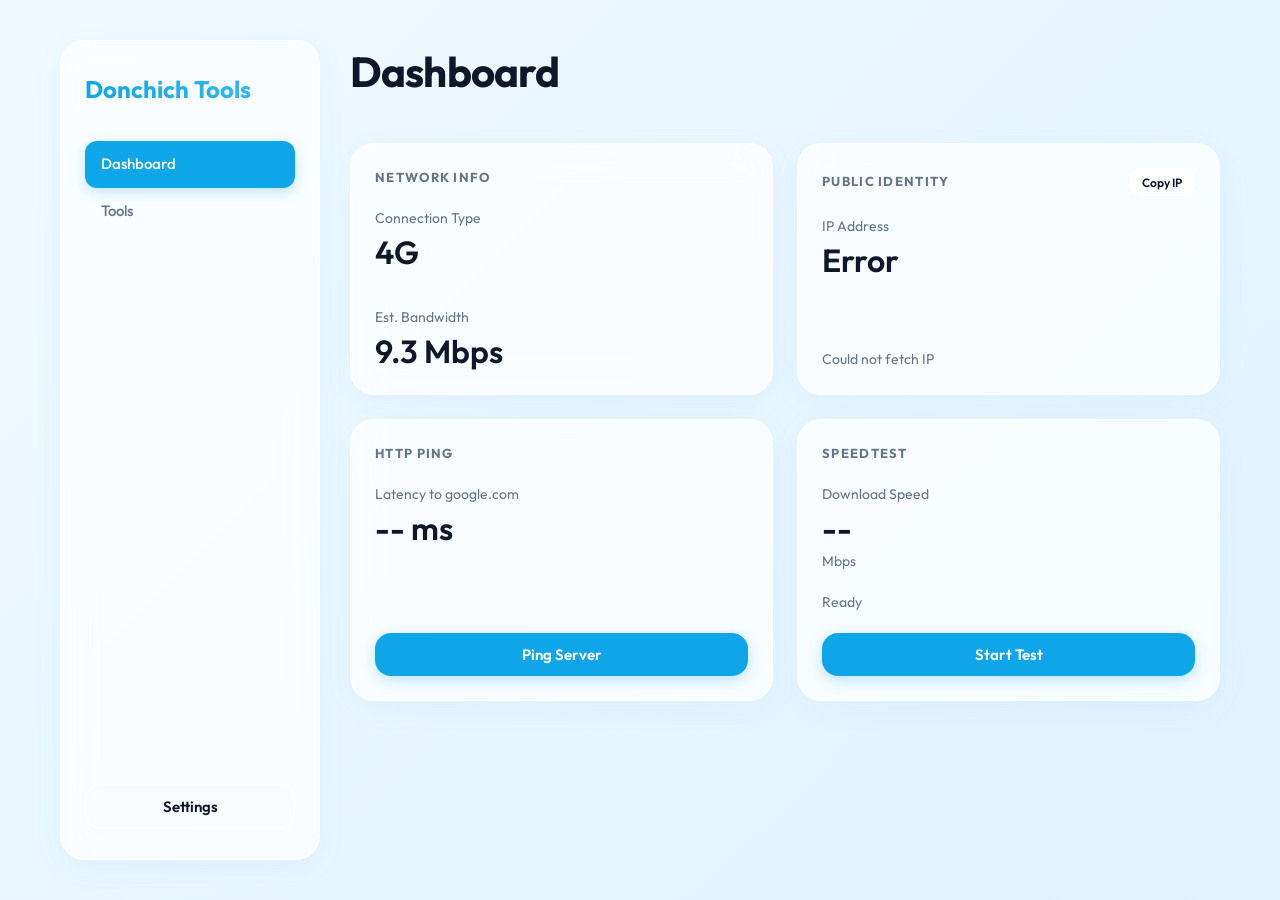
<file: index.html>
<!DOCTYPE html>
<html lang="en">

<head>
    <meta charset="UTF-8">
    <meta name="viewport" content="width=device-width, initial-scale=1.0">
    <title>DNT: Dashboard</title>
    <link rel="icon" type="image/svg+xml" href="public/favicon.svg">
    <link rel="stylesheet" href="css/style.css">
</head>

<body>
    <div class="container">
        <!-- Sidebar -->
        <aside class="sidebar">
            <h2>Donchich Tools</h2>
            <nav>
                <a href="index.html" class="nav-link active">Dashboard</a>
                <a href="tools.html" class="nav-link">Tools</a>
            </nav>
            <div style="margin-top: auto;">
                <button class="btn-outline" style="width: 100%;" id="openSettingsBtn">Settings</button>
            </div>
        </aside>

        <!-- Main Content -->
        <main class="main-content">
            <header class="header">
                <h1>Dashboard</h1>
            </header>

            <div class="grid">
                <!-- Network Info Card -->
                <div class="card">
                    <span class="card-title">Network Info</span>
                    <div class="stat-block">
                        <span class="text-muted" id="netTypeLabel">Connection Type</span>
                        <span class="stat-value" id="netTypeVal">--</span>
                    </div>
                    <div class="stat-block" style="margin-top: 16px;">
                        <span class="text-muted" id="netBandwidthLabel">Est. Bandwidth</span>
                        <span class="stat-value" id="netBandwidthVal">--</span>
                    </div>
                </div>

                <!-- Public IP Card -->
                <div class="card">
                    <div style="display: flex; justify-content: space-between; align-items: center;">
                        <span class="card-title">Public Identity</span>
                        <button class="btn-secondary" id="copyIpBtn"
                            style="height: 28px; padding: 0 12px; font-size: 12px;">Copy IP</button>
                    </div>
                    <div class="stat-block">
                        <span class="text-muted">IP Address</span>
                        <span class="stat-value" id="ipAddressVal">Loading...</span>
                    </div>
                    <div class="text-muted" style="margin-top: auto;" id="ipLocationVal">
                        --
                    </div>
                </div>

                <!-- HTTP Ping Card -->
                <div class="card">
                    <span class="card-title">HTTP Ping</span>
                    <div class="stat-block">
                        <span class="text-muted">Latency to <span id="pingHostLabel">google.com</span></span>
                        <span class="stat-value" id="pingVal">-- ms</span>
                    </div>
                    <button class="btn-primary" id="pingBtn" style="margin-top: auto;">Ping Server</button>
                </div>

                <!-- Speedtest Card -->
                <div class="card">
                    <span class="card-title">Speedtest</span>
                    <div class="stat-block">
                        <span class="text-muted">Download Speed</span>
                        <span class="stat-value" id="speedVal">--</span>
                        <span class="text-muted" id="speedUnitVal">Mbps</span>
                    </div>
                    <div class="text-muted" id="speedtestStatus">Ready</div>
                    <button class="btn-primary" id="speedtestBtn" style="margin-top: auto;">Start Test</button>
                </div>
            </div>
        </main>
    </div>

    <!-- Settings Modal -->
    <div class="modal-overlay" id="settingsModal">
        <div class="modal">
            <div class="modal-header">
                <h3>Settings</h3>
                <button class="btn-icon" id="closeSettingsBtn">✕</button>
            </div>
            <div class="modal-body">
                <div class="form-group">
                    <label class="form-label">Speed Units</label>
                    <select id="settingSpeedUnit">
                        <option value="Mbps">Mbps (Megabits per second)</option>
                        <option value="MB/s">MB/s (Megabytes per second)</option>
                        <option value="Kbps">Kbps (Kilobits per second)</option>
                        <option value="Gbps">Gbps (Gigabits per second)</option>
                    </select>
                </div>
                <div class="form-group">
                    <label class="form-label">Test Payload Size</label>
                    <select id="settingPayloadSize">
                        <option value="10">Small (10 MB)</option>
                        <option value="50">Medium (50 MB)</option>
                        <option value="100">Large (100 MB)</option>
                    </select>
                </div>
                <div class="form-group">
                    <label class="form-label">Default Ping Host</label>
                    <input type="text" id="settingPingHost" placeholder="e.g. google.com">
                </div>
                <div class="form-group">
                    <label class="form-label">Port Scan Timeout (Seconds)</label>
                    <div class="slider-container">
                        <input type="range" class="slider" id="settingPortTimeout" min="1" max="5" value="2">
                        <span id="portTimeoutValDisplay">2s</span>
                    </div>
                </div>
                <div class="form-group">
                    <label class="form-label">Theme</label>
                    <select id="settingTheme">
                        <option value="system">System</option>
                        <option value="light">Light</option>
                        <option value="dark">Dark</option>
                    </select>
                </div>
            </div>
            <div class="modal-footer">
                <button class="btn-secondary" id="cancelSettingsBtn">Cancel</button>
                <button class="btn-primary" id="saveSettingsBtn">Save Changes</button>
            </div>
        </div>
    </div>

    <script src="js/index.js"></script>
</body>

</html>
</file>
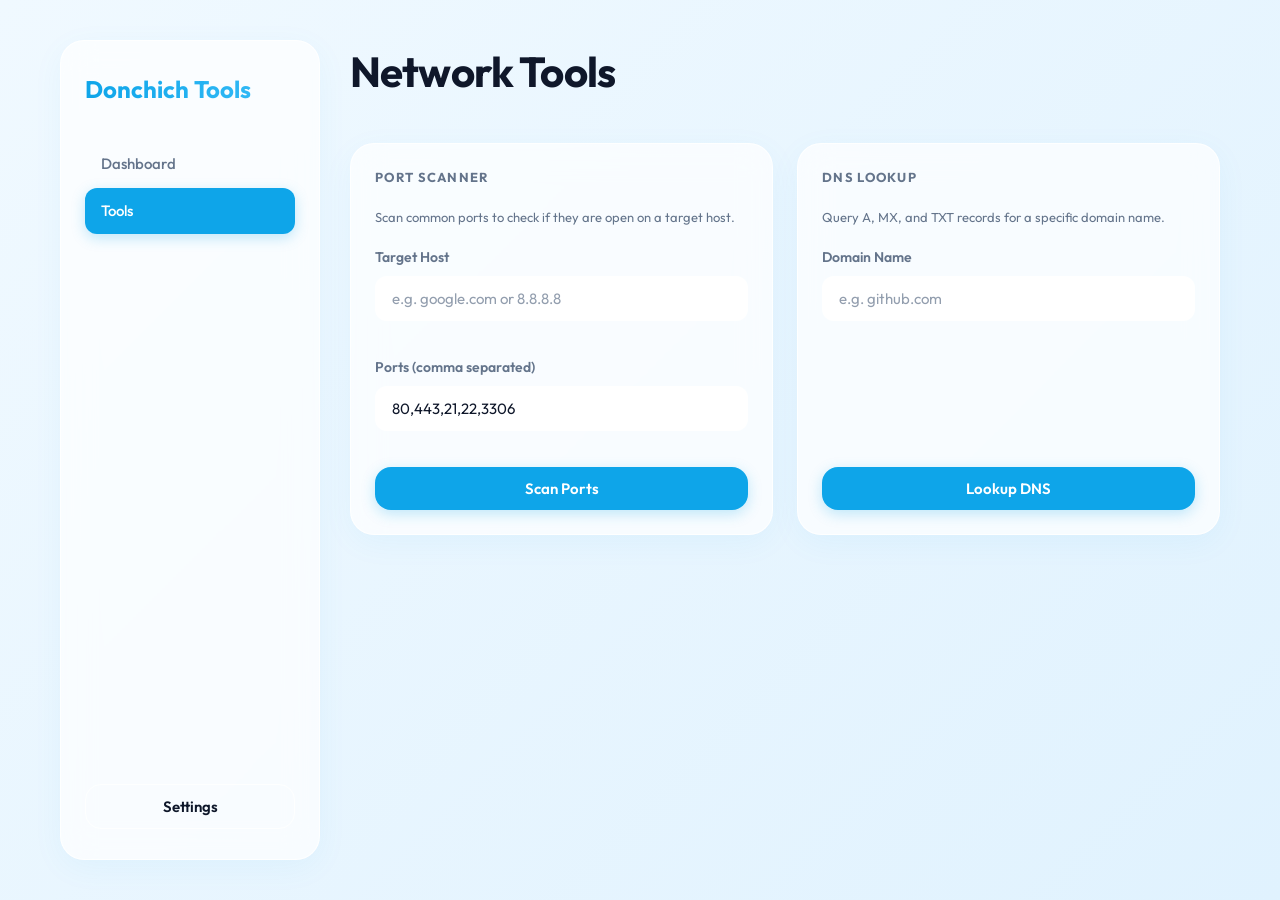
<file: tools.html>
<!DOCTYPE html>
<html lang="en">

<head>
    <meta charset="UTF-8">
    <meta name="viewport" content="width=device-width, initial-scale=1.0">
    <title>DNT: Tools</title>
    <link rel="icon" type="image/svg+xml" href="public/favicon.svg">
    <link rel="stylesheet" href="css/style.css">
</head>

<body>
    <div class="container">
        <!-- Sidebar -->
        <aside class="sidebar">
            <h2>Donchich Tools</h2>
            <nav>
                <a href="index.html" class="nav-link">Dashboard</a>
                <a href="tools.html" class="nav-link active">Tools</a>
            </nav>
            <div style="margin-top: auto;">
                <button class="btn-outline" style="width: 100%;" id="openSettingsBtn">Settings</button>
            </div>
        </aside>

        <!-- Main Content -->
        <main class="main-content">
            <header class="header">
                <h1>Network Tools</h1>
            </header>

            <div class="grid">
                <!-- Port Scanner Card -->
                <div class="card" style="grid-column: span 1;">
                    <span class="card-title">Port Scanner</span>
                    <p class="text-muted" style="font-size: 13px;">Scan common ports to check if they are open on a
                        target host.</p>

                    <div class="form-group">
                        <label class="form-label">Target Host</label>
                        <input type="text" id="portHostInput" placeholder="e.g. google.com or 8.8.8.8">
                    </div>

                    <div class="form-group">
                        <label class="form-label">Ports (comma separated)</label>
                        <input type="text" id="portListInput" value="80,443,21,22,3306" placeholder="80, 443...">
                    </div>

                    <button class="btn-primary" id="scanPortsBtn">Scan Ports</button>

                    <div class="result-box d-none" id="portResultBox"></div>
                </div>

                <!-- DNS Lookup Card -->
                <div class="card" style="grid-column: span 1;">
                    <span class="card-title">DNS Lookup</span>
                    <p class="text-muted" style="font-size: 13px;">Query A, MX, and TXT records for a specific domain
                        name.</p>

                    <div class="form-group">
                        <label class="form-label">Domain Name</label>
                        <input type="text" id="dnsHostInput" placeholder="e.g. github.com">
                    </div>

                    <button class="btn-primary" id="scanDnsBtn" style="margin-top: auto;">Lookup DNS</button>

                    <div class="result-box d-none" id="dnsResultBox"></div>
                </div>
            </div>
        </main>
    </div>

    <!-- Settings Modal -->
    <div class="modal-overlay" id="settingsModal">
        <div class="modal">
            <div class="modal-header">
                <h3>Settings</h3>
                <button class="btn-icon" id="closeSettingsBtn">✕</button>
            </div>
            <div class="modal-body">
                <div class="form-group">
                    <label class="form-label">Speed Units</label>
                    <select id="settingSpeedUnit">
                        <option value="Mbps">Mbps (Megabits per second)</option>
                        <option value="MB/s">MB/s (Megabytes per second)</option>
                        <option value="Kbps">Kbps (Kilobits per second)</option>
                        <option value="Gbps">Gbps (Gigabits per second)</option>
                    </select>
                </div>
                <div class="form-group">
                    <label class="form-label">Test Payload Size</label>
                    <select id="settingPayloadSize">
                        <option value="10">Small (10 MB)</option>
                        <option value="50">Medium (50 MB)</option>
                        <option value="100">Large (100 MB)</option>
                    </select>
                </div>
                <div class="form-group">
                    <label class="form-label">Default Ping Host</label>
                    <input type="text" id="settingPingHost" placeholder="e.g. google.com">
                </div>
                <div class="form-group">
                    <label class="form-label">Port Scan Timeout (Seconds)</label>
                    <div class="slider-container">
                        <input type="range" class="slider" id="settingPortTimeout" min="1" max="5" value="2">
                        <span id="portTimeoutValDisplay">2s</span>
                    </div>
                </div>
                <div class="form-group">
                    <label class="form-label">Theme</label>
                    <select id="settingTheme">
                        <option value="system">System</option>
                        <option value="light">Light</option>
                        <option value="dark">Dark</option>
                    </select>
                </div>
            </div>
            <div class="modal-footer">
                <button class="btn-secondary" id="cancelSettingsBtn">Cancel</button>
                <button class="btn-primary" id="saveSettingsBtn">Save Changes</button>
            </div>
        </div>
    </div>

    <script src="js/tools.js"></script>
</body>

</html>
</file>
<file: css/style.css>
@import url('https://fonts.googleapis.com/css2?family=Outfit:wght@300;400;500;600;700&display=swap');

:root {
  /* Dynamic Modern Theme Variables - Fresh Blue & White */
  --bg-gradient: linear-gradient(135deg, #f0f9ff 0%, #e0f2fe 100%);
  --surface: rgba(255, 255, 255, 0.7);
  --surface-hover: rgba(255, 255, 255, 0.95);
  --border: rgba(255, 255, 255, 0.8);
  --text-main: #0f172a;
  --text-muted: #64748b;
  --primary: #0ea5e9;
  --primary-hover: #0284c7;
  --accent: #38bdf8;
  --shadow-card: 0 8px 32px rgba(14, 165, 233, 0.05);
  --shadow-btn: 0 4px 14px rgba(14, 165, 233, 0.25);
  --radius-xl: 24px;
  --radius-lg: 16px;
  --radius-md: 12px;
  --radius-sm: 8px;
  --transition: all 0.3s cubic-bezier(0.25, 0.8, 0.25, 1);
  --font-main: 'Outfit', sans-serif;
}

body.dark-theme {
  --bg-gradient: linear-gradient(135deg, #020617 0%, #0f172a 100%);
  --surface: rgba(15, 23, 42, 0.6);
  --surface-hover: rgba(30, 41, 59, 0.8);
  --border: rgba(255, 255, 255, 0.1);
  --text-main: #f8fafc;
  --text-muted: #94a3b8;
  --primary: #38bdf8;
  --primary-hover: #7dd3fc;
  --shadow-card: 0 8px 32px rgba(0, 0, 0, 0.4);
  --shadow-btn: 0 4px 14px rgba(56, 189, 248, 0.2);
}

* { box-sizing: border-box; margin: 0; padding: 0; }

body {
  font-family: var(--font-main);
  background: var(--bg-gradient);
  color: var(--text-main);
  font-size: 15px;
  line-height: 1.5;
  min-height: 100vh;
  -webkit-font-smoothing: antialiased;
  background-attachment: fixed;
  transition: background 0.3s ease, color 0.3s ease;
}

/* Glassmorphism utilities */
.glass, .card, .sidebar, .modal {
  background: var(--surface);
  backdrop-filter: blur(16px);
  -webkit-backdrop-filter: blur(16px);
  border: 1px solid var(--border);
  box-shadow: var(--shadow-card);
}

.container {
  max-width: 1200px;
  margin: 0 auto;
  padding: 40px 20px;
  display: flex;
  gap: 30px;
  min-height: 100vh;
}

/* Sidebar */
.sidebar {
  width: 260px;
  border-radius: var(--radius-xl);
  padding: 30px 24px;
  display: flex;
  flex-direction: column;
  gap: 24px;
  flex-shrink: 0;
  height: calc(100vh - 80px);
  position: sticky;
  top: 40px;
  transition: var(--transition);
}

.sidebar h2 {
  font-size: 24px;
  font-weight: 700;
  background: linear-gradient(to right, var(--primary), var(--accent));
  -webkit-background-clip: text;
  -webkit-text-fill-color: transparent;
  margin-bottom: 10px;
}

.nav-link {
  text-decoration: none;
  color: var(--text-muted);
  padding: 12px 16px;
  border-radius: var(--radius-md);
  font-weight: 500;
  transition: var(--transition);
  display: flex;
  align-items: center;
  gap: 12px;
}

.nav-link:hover {
  background: var(--surface-hover);
  color: var(--text-main);
  transform: translateX(4px);
}

.nav-link.active {
  background: var(--primary);
  color: #fff;
  box-shadow: var(--shadow-btn);
}

/* Main Content */
.main-content {
  flex-grow: 1;
  display: flex;
  flex-direction: column;
  gap: 40px;
}

.header h1 {
  font-size: 42px;
  font-weight: 700;
  letter-spacing: -0.02em;
}

/* Grid & Cards */
.grid {
  display: grid;
  grid-template-columns: repeat(auto-fit, minmax(280px, 1fr));
  gap: 24px;
}

.card {
  border-radius: var(--radius-xl);
  padding: 24px;
  display: flex;
  flex-direction: column;
  gap: 20px;
  transition: var(--transition);
  position: relative;
  overflow: hidden;
}

.card::before {
  content: '';
  position: absolute;
  top: 0; left: 0; width: 100%; height: 4px;
  background: linear-gradient(to right, var(--primary), var(--accent));
  opacity: 0;
  transition: var(--transition);
}

.card:hover {
  transform: translateY(-4px);
  box-shadow: 0 12px 40px rgba(0,0,0,0.15);
}

.card:hover::before { opacity: 1; }

.card-title {
  font-size: 13px;
  text-transform: uppercase;
  color: var(--text-muted);
  font-weight: 700;
  letter-spacing: 0.1em;
}

/* Stat Blocks */
.stat-block { display: flex; flex-direction: column; gap: 4px; }
.text-muted { color: var(--text-muted); font-size: 14px; }
.stat-value {
  font-size: 32px;
  font-weight: 600;
  line-height: 1.2;
  word-break: normal;
  overflow-wrap: break-word; /* Fix breaking text */
}

/* Buttons */
button {
  cursor: pointer; font-family: inherit; border: none; transition: var(--transition);
  outline: none;
}
.btn-primary {
  background: var(--primary); color: #fff; border-radius: var(--radius-lg);
  padding: 12px 24px; font-size: 15px; font-weight: 600;
  box-shadow: var(--shadow-btn); width: 100%;
}
.btn-primary:hover {
  background: var(--primary-hover); transform: translateY(-2px);
  box-shadow: 0 6px 20px rgba(79, 70, 229, 0.4);
}
.btn-secondary {
  background: var(--surface-hover); color: var(--text-main);
  border-radius: var(--radius-lg); padding: 8px 16px; font-size: 13px; font-weight: 600;
  border: 1px solid var(--border);
}
.btn-secondary:hover { background: var(--border); }
.btn-outline {
  background: transparent; color: var(--text-main);
  border: 1px solid var(--border); border-radius: var(--radius-lg);
  padding: 12px 24px; font-size: 15px; font-weight: 600;
}
.btn-outline:hover { background: var(--surface-hover); border-color: var(--primary); color: var(--primary); }

/* Inputs */
input[type="text"], input[type="number"], select {
  background: var(--surface-hover); color: var(--text-main);
  border: 1px solid var(--border); border-radius: var(--radius-md);
  padding: 12px 16px; font-size: 15px; font-family: inherit; width: 100%;
  transition: var(--transition);
}
input:focus, select:focus {
  border-color: var(--primary); box-shadow: 0 0 0 3px rgba(99, 102, 241, 0.2); outline: none;
}
input::placeholder { color: var(--text-muted); opacity: 0.7; }

.form-group { display: flex; flex-direction: column; gap: 8px; margin-bottom: 16px; }
.form-label { font-size: 14px; font-weight: 600; color: var(--text-muted); }

/* Modal */
.modal-overlay {
  position: fixed; top: 0; left: 0; right: 0; bottom: 0;
  background: rgba(0,0,0,0.6); backdrop-filter: blur(8px);
  -webkit-backdrop-filter: blur(8px);
  display: flex; align-items: center; justify-content: center;
  z-index: 100; opacity: 0; pointer-events: none; transition: var(--transition);
}
.modal-overlay.active { opacity: 1; pointer-events: auto; }
.modal {
  width: 90%; max-width: 500px; border-radius: var(--radius-xl);
  transform: translateY(20px) scale(0.95); transition: var(--transition);
  max-height: 90vh; overflow-y: auto;
}
.modal-overlay.active .modal { transform: translateY(0) scale(1); }
.modal-header { padding: 24px; border-bottom: 1px solid var(--border); display: flex; justify-content: space-between; align-items: center; }
.modal-header h3 { font-size: 20px; font-weight: 700; margin: 0; }
.btn-icon { background: transparent; color: var(--text-muted); font-size: 18px; padding: 8px; border-radius: 50%; display: flex; align-items: center; justify-content: center; width: 36px; height: 36px; }
.btn-icon:hover { color: var(--text-main); background: var(--surface-hover); }
.modal-body { padding: 24px; }
.modal-footer { padding: 24px; border-top: 1px solid var(--border); display: flex; justify-content: flex-end; gap: 12px; }

/* Result Box */
.result-box {
  background: var(--surface-hover); border: 1px solid var(--border);
  border-radius: var(--radius-md); padding: 16px; font-family: 'Consolas', monospace;
  font-size: 13px; color: var(--primary); white-space: pre-wrap; word-break: break-all;
  margin-top: 16px;
}
.d-none { display: none !important; }

/* Slider */
.slider-container { display: flex; align-items: center; gap: 16px; }
.slider { -webkit-appearance: none; width: 100%; height: 6px; border-radius: 3px; background: var(--border); }
.slider::-webkit-slider-thumb { -webkit-appearance: none; width: 20px; height: 20px; border-radius: 50%; background: var(--primary); cursor: pointer; transition: var(--transition); box-shadow: 0 2px 6px rgba(0,0,0,0.2); }
.slider::-webkit-slider-thumb:hover { transform: scale(1.2); }

/* Mobile Optimization */
@media (max-width: 768px) {
  .container { flex-direction: column; padding: 16px; gap: 16px; min-height: auto; }
  .sidebar { 
    width: 100%; height: auto; position: relative; top: 0; padding: 20px; 
    flex-direction: column; align-items: stretch; justify-content: flex-start;
  }
  .sidebar nav { display: flex; gap: 8px; width: 100%; overflow-x: auto; padding-bottom: 8px; }
  .sidebar .nav-link { padding: 10px 16px; white-space: nowrap; flex: 1; justify-content: center; }
  .header h1 { font-size: 32px; text-align: center; }
  .grid { grid-template-columns: 1fr; gap: 16px; }
  .stat-value { font-size: 28px; }
  .card { padding: 20px; }
  .main-content { gap: 24px; }
}
</file>
